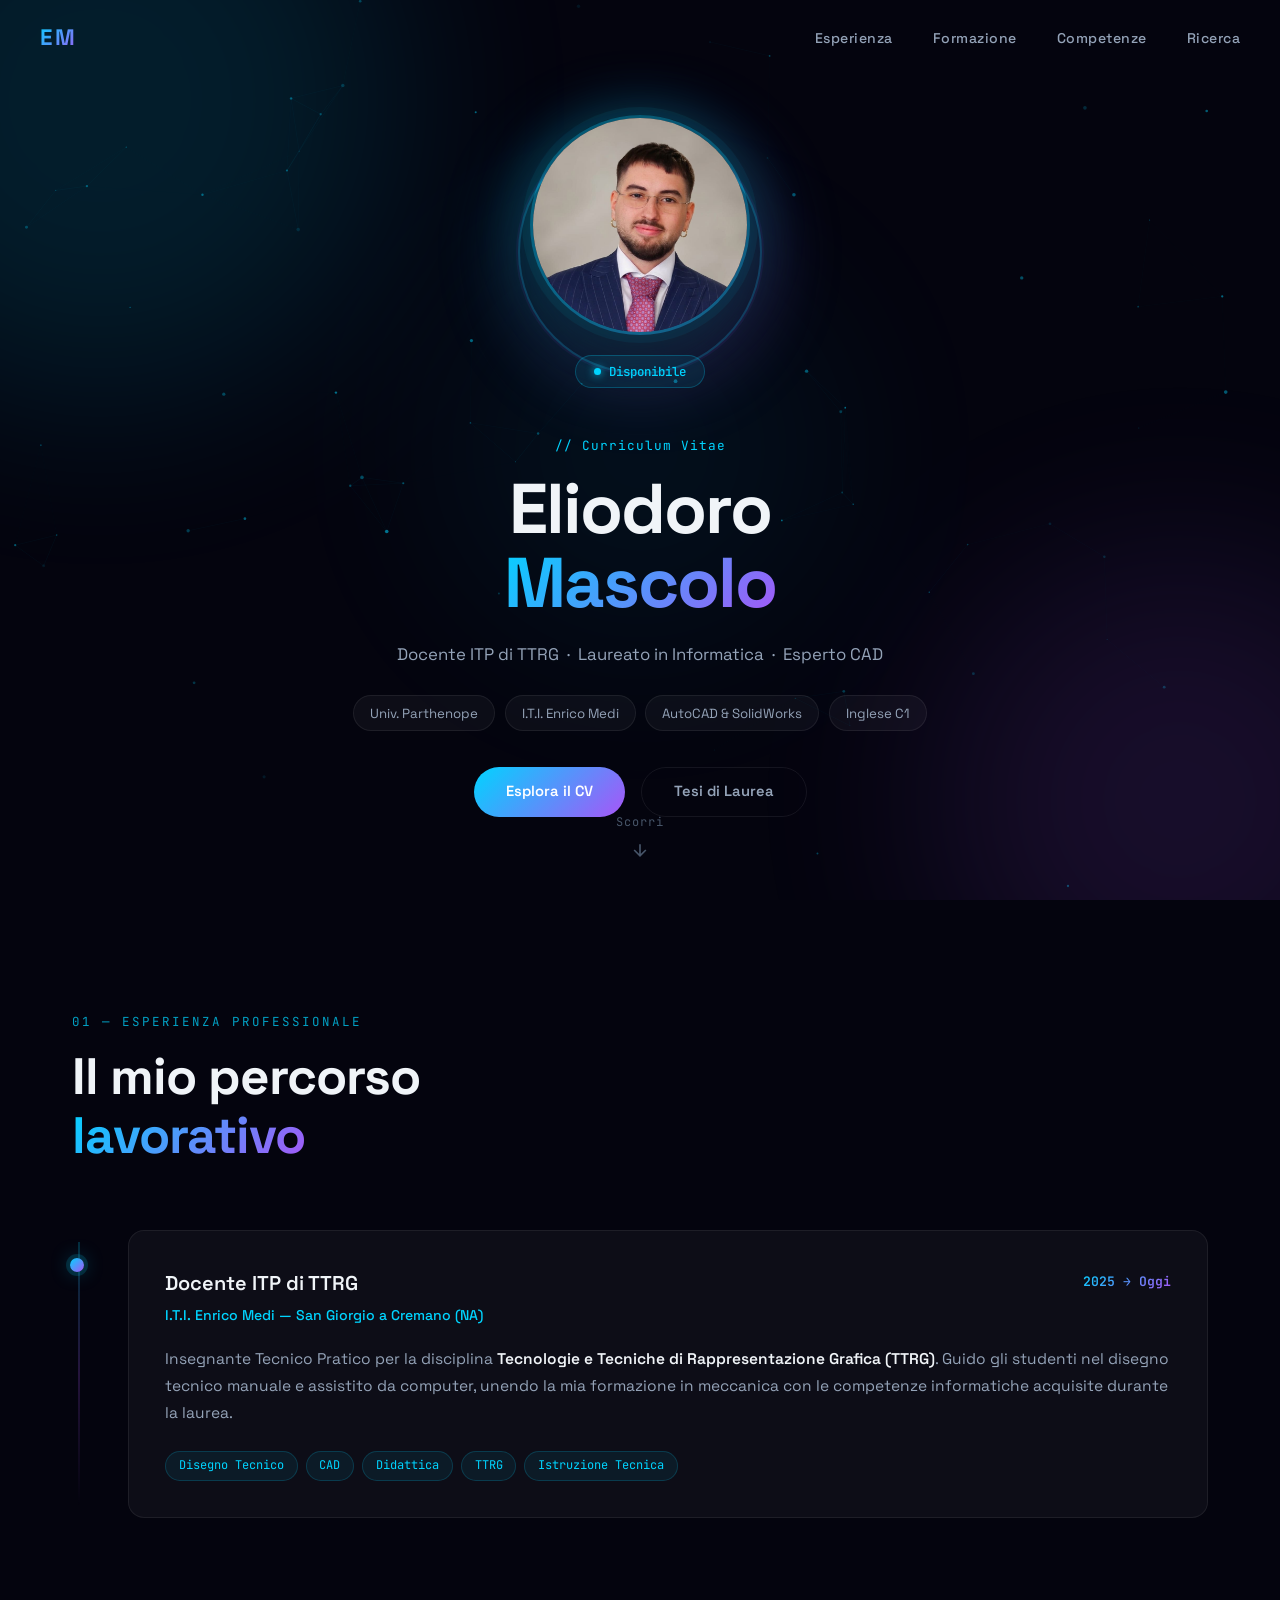
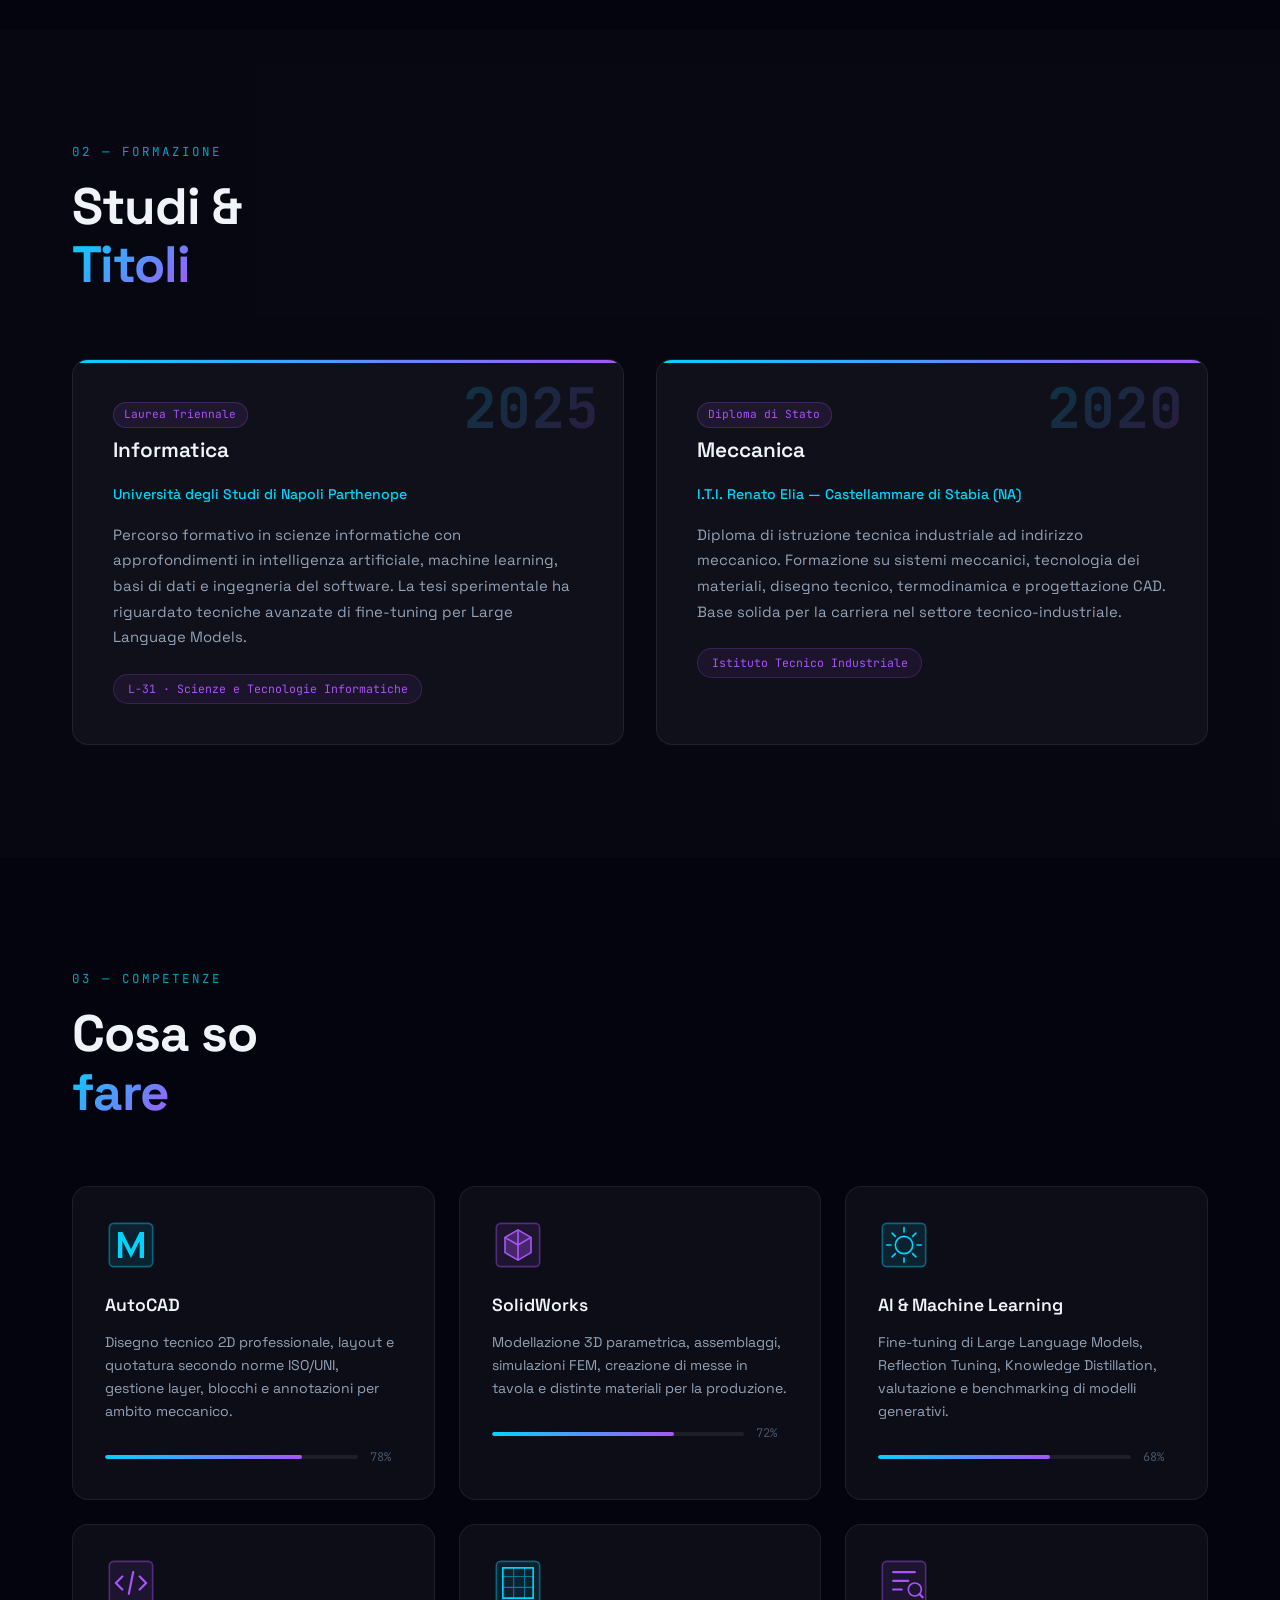
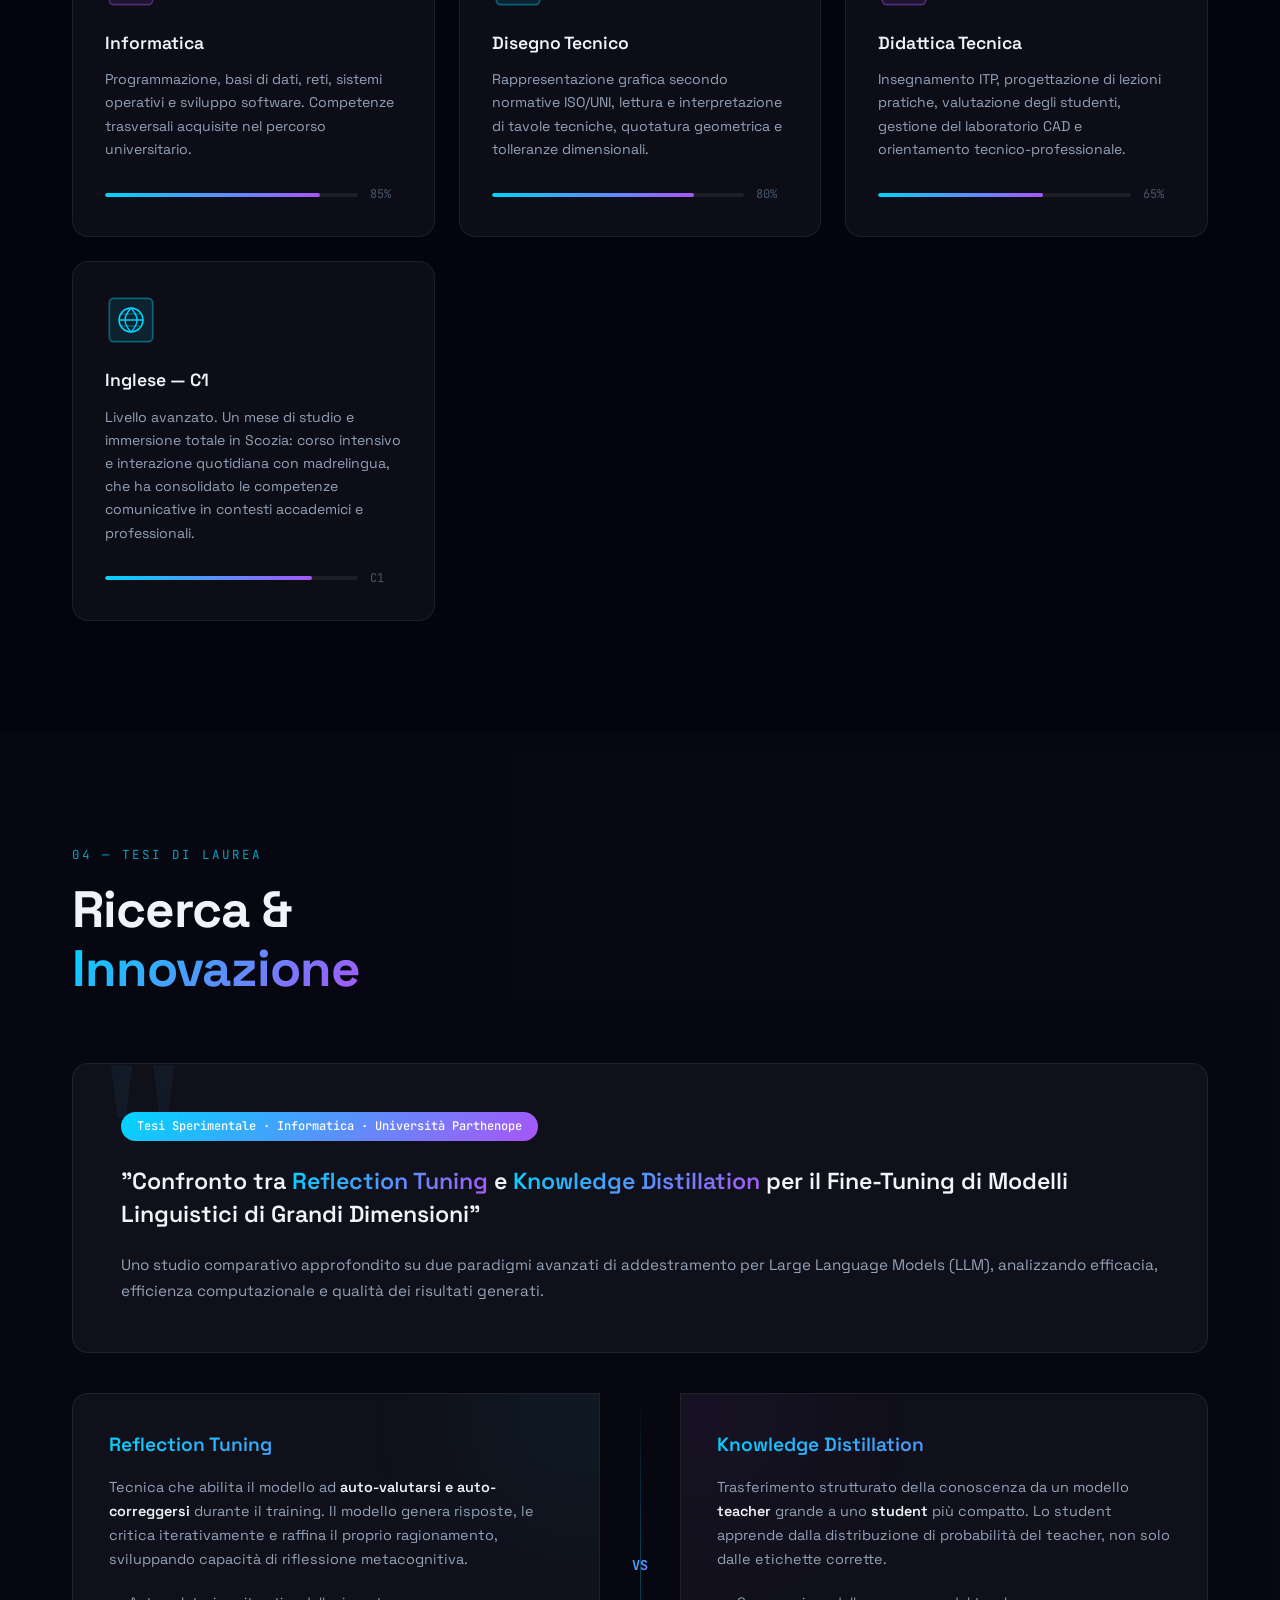
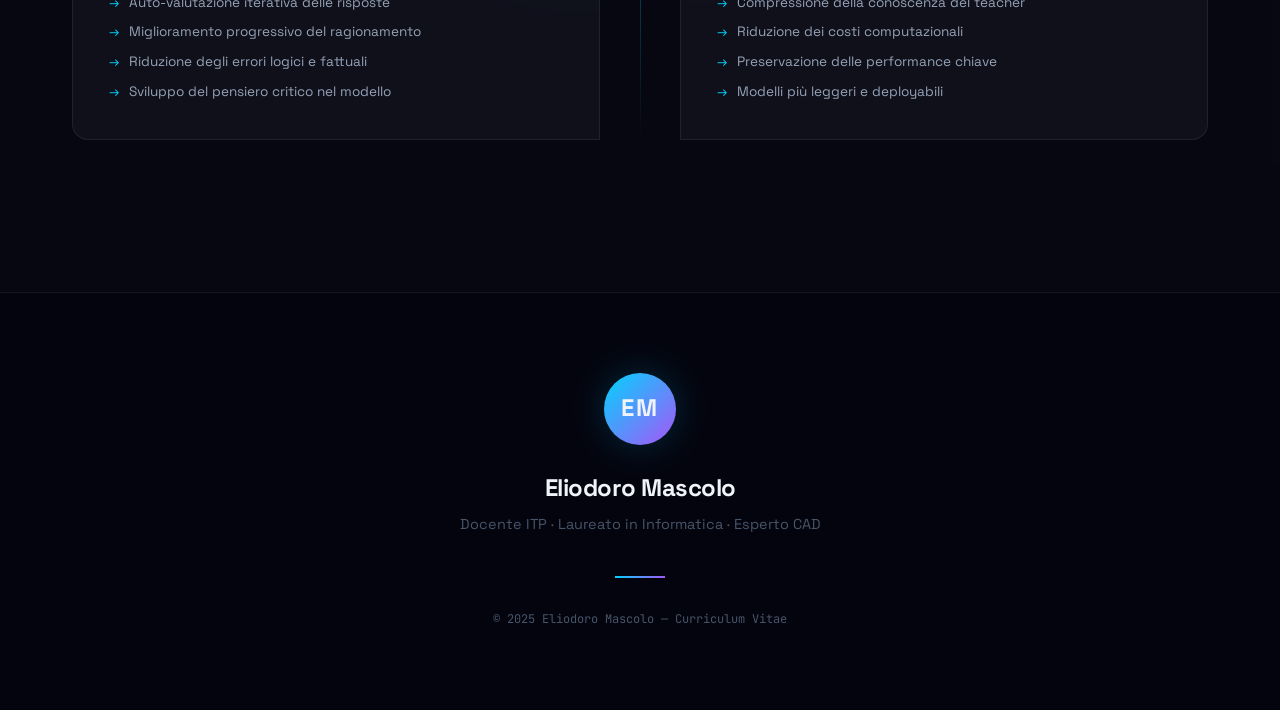
<file: index.html>
<!DOCTYPE html>
<html lang="it">
<head>
  <meta charset="UTF-8">
  <meta name="viewport" content="width=device-width, initial-scale=1.0">
  <title>Eliodoro Mascolo — Curriculum Vitae</title>
  <meta name="description" content="Curriculum Vitae di Eliodoro Mascolo — Docente ITP, Laureato in Informatica, Esperto CAD">
  <link rel="stylesheet" href="style.css">
  <link rel="preconnect" href="https://fonts.googleapis.com">
  <link rel="preconnect" href="https://fonts.gstatic.com" crossorigin>
  <link href="https://fonts.googleapis.com/css2?family=Space+Grotesk:wght@300;400;500;600;700&family=JetBrains+Mono:wght@400;500;600&display=swap" rel="stylesheet">
</head>
<body>

  <canvas id="bg-canvas"></canvas>
  <div class="blobs">
    <div class="blob blob-1"></div>
    <div class="blob blob-2"></div>
    <div class="blob blob-3"></div>
  </div>

  <!-- NAV -->
  <nav id="nav">
    <div class="nav-inner">
      <a href="#hero" class="nav-logo">EM</a>
      <div class="nav-links" id="navLinks">
        <a href="#experience">Esperienza</a>
        <a href="#education">Formazione</a>
        <a href="#skills">Competenze</a>
        <a href="#thesis">Ricerca</a>
      </div>
      <button class="nav-toggle" id="navToggle" aria-label="Menu">
        <span></span><span></span><span></span>
      </button>
    </div>
  </nav>

  <!-- HERO -->
  <section id="hero">
    <div class="hero-grid">
      <div class="hero-image-wrap fade-in-up" style="--delay:0.1s">
        <div class="pfp-ring"></div>
        <div class="pfp-ring pfp-ring-2"></div>
        <img src="pfp.jpeg" alt="Eliodoro Mascolo" class="pfp">
        <div class="available-badge">
          <span class="dot"></span> Disponibile
        </div>
      </div>

      <div class="hero-info">
        <p class="hero-tag fade-in-up" style="--delay:0.2s">// Curriculum Vitae</p>
        <h1 class="fade-in-up" style="--delay:0.3s">
          Eliodoro<br><em>Mascolo</em>
        </h1>
        <p class="hero-sub fade-in-up" style="--delay:0.4s">
          Docente ITP di TTRG &nbsp;·&nbsp; Laureato in Informatica &nbsp;·&nbsp; Esperto CAD
        </p>
        <div class="hero-chips fade-in-up" style="--delay:0.5s">
          <span>Univ. Parthenope</span>
          <span>I.T.I. Enrico Medi</span>
          <span>AutoCAD & SolidWorks</span>
          <span>Inglese C1</span>
        </div>
        <div class="hero-cta fade-in-up" style="--delay:0.6s">
          <a href="#experience" class="btn">Esplora il CV</a>
          <a href="#thesis" class="btn btn-ghost">Tesi di Laurea</a>
        </div>
      </div>
    </div>

    <div class="scroll-down">
      <span>Scorri</span>
      <svg viewBox="0 0 24 24" fill="none" stroke="currentColor" stroke-width="2">
        <path d="M12 5v14M5 12l7 7 7-7"/>
      </svg>
    </div>
  </section>

  <!-- EXPERIENCE -->
  <section id="experience" class="section">
    <div class="section-inner">
      <p class="section-label">01 — Esperienza Professionale</p>
      <h2 class="section-title">Il mio percorso<br><span>lavorativo</span></h2>

      <div class="timeline">
        <div class="timeline-track"></div>

        <article class="timeline-item reveal">
          <div class="tl-dot"></div>
          <div class="tl-card">
            <div class="tl-card-header">
              <div class="tl-meta">
                <h3>Docente ITP di TTRG</h3>
                <p class="tl-org">I.T.I. Enrico Medi — San Giorgio a Cremano (NA)</p>
              </div>
              <div class="tl-date">2025 → Oggi</div>
            </div>
            <p class="tl-desc">
              Insegnante Tecnico Pratico per la disciplina <strong>Tecnologie e Tecniche di Rappresentazione Grafica (TTRG)</strong>.
              Guido gli studenti nel disegno tecnico manuale e assistito da computer, unendo la mia formazione in meccanica
              con le competenze informatiche acquisite durante la laurea.
            </p>
            <div class="tl-tags">
              <span>Disegno Tecnico</span>
              <span>CAD</span>
              <span>Didattica</span>
              <span>TTRG</span>
              <span>Istruzione Tecnica</span>
            </div>
          </div>
        </article>
      </div>
    </div>
  </section>

  <!-- EDUCATION -->
  <section id="education" class="section section-alt">
    <div class="section-inner">
      <p class="section-label">02 — Formazione</p>
      <h2 class="section-title">Studi &amp;<br><span>Titoli</span></h2>

      <div class="edu-grid">
        <div class="edu-card reveal">
          <div class="edu-year-bg">2025</div>
          <div class="edu-top">
            <div>
              <div class="edu-badge-small">Laurea Triennale</div>
              <h3>Informatica</h3>
            </div>
          </div>
          <p class="edu-org">Università degli Studi di Napoli Parthenope</p>
          <p class="edu-desc">
            Percorso formativo in scienze informatiche con approfondimenti in intelligenza artificiale,
            machine learning, basi di dati e ingegneria del software. La tesi sperimentale ha riguardato
            tecniche avanzate di fine-tuning per Large Language Models.
          </p>
          <div class="edu-chip">L-31 · Scienze e Tecnologie Informatiche</div>
        </div>

        <div class="edu-card reveal" style="--reveal-delay:0.15s">
          <div class="edu-year-bg">2020</div>
          <div class="edu-top">
            <div>
              <div class="edu-badge-small">Diploma di Stato</div>
              <h3>Meccanica</h3>
            </div>
          </div>
          <p class="edu-org">I.T.I. Renato Elia — Castellammare di Stabia (NA)</p>
          <p class="edu-desc">
            Diploma di istruzione tecnica industriale ad indirizzo meccanico. Formazione su sistemi meccanici,
            tecnologia dei materiali, disegno tecnico, termodinamica e progettazione CAD. Base solida
            per la carriera nel settore tecnico-industriale.
          </p>
          <div class="edu-chip">Istituto Tecnico Industriale</div>
        </div>
      </div>
    </div>
  </section>

  <!-- SKILLS -->
  <section id="skills" class="section">
    <div class="section-inner">
      <p class="section-label">03 — Competenze</p>
      <h2 class="section-title">Cosa so<br><span>fare</span></h2>

      <div class="skills-grid">
        <div class="skill-card reveal">
          <div class="skill-icon-wrap">
            <svg viewBox="0 0 48 48" fill="none">
              <rect x="4" y="4" width="40" height="40" rx="4" fill="rgba(0,212,255,0.1)" stroke="rgba(0,212,255,0.4)" stroke-width="1.5"/>
              <path d="M12 36V12h4l8 16 8-16h4v24h-4V20l-8 16-8-16v16z" fill="#00d4ff"/>
            </svg>
          </div>
          <h3>AutoCAD</h3>
          <p>Disegno tecnico 2D professionale, layout e quotatura secondo norme ISO/UNI, gestione layer, blocchi e annotazioni per ambito meccanico.</p>
          <div class="skill-bar-wrap">
            <div class="skill-bar"><div class="skill-fill" data-pct="78"></div></div>
            <span>78%</span>
          </div>
        </div>

        <div class="skill-card reveal" style="--reveal-delay:0.1s">
          <div class="skill-icon-wrap">
            <svg viewBox="0 0 48 48" fill="none">
              <rect x="4" y="4" width="40" height="40" rx="4" fill="rgba(168,85,247,0.1)" stroke="rgba(168,85,247,0.4)" stroke-width="1.5"/>
              <path d="M24 10l12 7v14l-12 7-12-7V17z" fill="rgba(168,85,247,0.3)" stroke="#a855f7" stroke-width="1.5"/>
              <path d="M24 10v28M12 17l12 7 12-7" stroke="#a855f7" stroke-width="1.5"/>
            </svg>
          </div>
          <h3>SolidWorks</h3>
          <p>Modellazione 3D parametrica, assemblaggi, simulazioni FEM, creazione di messe in tavola e distinte materiali per la produzione.</p>
          <div class="skill-bar-wrap">
            <div class="skill-bar"><div class="skill-fill" data-pct="72"></div></div>
            <span>72%</span>
          </div>
        </div>

        <div class="skill-card reveal" style="--reveal-delay:0.2s">
          <div class="skill-icon-wrap">
            <svg viewBox="0 0 48 48" fill="none">
              <rect x="4" y="4" width="40" height="40" rx="4" fill="rgba(0,212,255,0.1)" stroke="rgba(0,212,255,0.4)" stroke-width="1.5"/>
              <circle cx="24" cy="24" r="8" stroke="#00d4ff" stroke-width="1.5"/>
              <path d="M24 8v4M24 36v4M8 24h4M36 24h4M13 13l3 3M32 32l3 3M35 13l-3 3M16 32l-3 3" stroke="#00d4ff" stroke-width="1.5" stroke-linecap="round"/>
            </svg>
          </div>
          <h3>AI &amp; Machine Learning</h3>
          <p>Fine-tuning di Large Language Models, Reflection Tuning, Knowledge Distillation, valutazione e benchmarking di modelli generativi.</p>
          <div class="skill-bar-wrap">
            <div class="skill-bar"><div class="skill-fill" data-pct="68"></div></div>
            <span>68%</span>
          </div>
        </div>

        <div class="skill-card reveal" style="--reveal-delay:0.3s">
          <div class="skill-icon-wrap">
            <svg viewBox="0 0 48 48" fill="none">
              <rect x="4" y="4" width="40" height="40" rx="4" fill="rgba(168,85,247,0.1)" stroke="rgba(168,85,247,0.4)" stroke-width="1.5"/>
              <path d="M16 18l-6 6 6 6M32 18l6 6-6 6M26 14l-4 20" stroke="#a855f7" stroke-width="2" stroke-linecap="round" stroke-linejoin="round"/>
            </svg>
          </div>
          <h3>Informatica</h3>
          <p>Programmazione, basi di dati, reti, sistemi operativi e sviluppo software. Competenze trasversali acquisite nel percorso universitario.</p>
          <div class="skill-bar-wrap">
            <div class="skill-bar"><div class="skill-fill" data-pct="85"></div></div>
            <span>85%</span>
          </div>
        </div>

        <div class="skill-card reveal" style="--reveal-delay:0.1s">
          <div class="skill-icon-wrap">
            <svg viewBox="0 0 48 48" fill="none">
              <rect x="4" y="4" width="40" height="40" rx="4" fill="rgba(0,212,255,0.1)" stroke="rgba(0,212,255,0.4)" stroke-width="1.5"/>
              <path d="M10 38V10h28v28H10z" stroke="#00d4ff" stroke-width="1.5"/>
              <path d="M10 18h28M10 28h28M20 10v28M30 10v28" stroke="#00d4ff" stroke-width="1" opacity="0.5"/>
            </svg>
          </div>
          <h3>Disegno Tecnico</h3>
          <p>Rappresentazione grafica secondo normative ISO/UNI, lettura e interpretazione di tavole tecniche, quotatura geometrica e tolleranze dimensionali.</p>
          <div class="skill-bar-wrap">
            <div class="skill-bar"><div class="skill-fill" data-pct="80"></div></div>
            <span>80%</span>
          </div>
        </div>

        <div class="skill-card reveal" style="--reveal-delay:0.2s">
          <div class="skill-icon-wrap">
            <svg viewBox="0 0 48 48" fill="none">
              <rect x="4" y="4" width="40" height="40" rx="4" fill="rgba(168,85,247,0.1)" stroke="rgba(168,85,247,0.4)" stroke-width="1.5"/>
              <path d="M14 14h20M14 22h14M14 30h8" stroke="#a855f7" stroke-width="2" stroke-linecap="round"/>
              <circle cx="34" cy="30" r="6" stroke="#a855f7" stroke-width="1.5"/>
              <path d="M38.2 34.2l3 3" stroke="#a855f7" stroke-width="2" stroke-linecap="round"/>
            </svg>
          </div>
          <h3>Didattica Tecnica</h3>
          <p>Insegnamento ITP, progettazione di lezioni pratiche, valutazione degli studenti, gestione del laboratorio CAD e orientamento tecnico-professionale.</p>
          <div class="skill-bar-wrap">
            <div class="skill-bar"><div class="skill-fill" data-pct="65"></div></div>
            <span>65%</span>
          </div>
        </div>

        <div class="skill-card reveal" style="--reveal-delay:0.3s">
          <div class="skill-icon-wrap">
            <svg viewBox="0 0 48 48" fill="none">
              <rect x="4" y="4" width="40" height="40" rx="4" fill="rgba(0,212,255,0.1)" stroke="rgba(0,212,255,0.4)" stroke-width="1.5"/>
              <circle cx="24" cy="24" r="11" stroke="#00d4ff" stroke-width="1.5"/>
              <path d="M24 13c-3.5 4-5.5 6.5-5.5 11s2 7.5 5.5 11M24 13c3.5 4 5.5 6.5 5.5 11s-2 7.5-5.5 11M13 24h22" stroke="#00d4ff" stroke-width="1.2" stroke-linecap="round"/>
              <path d="M15.5 18.5h17M15.5 29.5h17" stroke="#00d4ff" stroke-width="1" opacity="0.5"/>
            </svg>
          </div>
          <h3>Inglese — C1</h3>
          <p>Livello avanzato. Un mese di studio e immersione totale in Scozia: corso intensivo e interazione quotidiana con madrelingua, che ha consolidato le competenze comunicative in contesti accademici e professionali.</p>
          <div class="skill-bar-wrap">
            <div class="skill-bar"><div class="skill-fill" data-pct="82"></div></div>
            <span>C1</span>
          </div>
        </div>
      </div>
    </div>
  </section>

  <!-- THESIS -->
  <section id="thesis" class="section section-alt">
    <div class="section-inner">
      <p class="section-label">04 — Tesi di Laurea</p>
      <h2 class="section-title">Ricerca &amp;<br><span>Innovazione</span></h2>

      <div class="thesis-quote reveal">
        <div class="tq-badge">Tesi Sperimentale · Informatica · Università Parthenope</div>
        <blockquote>
          "Confronto tra <em>Reflection Tuning</em> e <em>Knowledge Distillation</em>
          per il Fine-Tuning di Modelli Linguistici di Grandi Dimensioni"
        </blockquote>
        <p class="tq-sub">
          Uno studio comparativo approfondito su due paradigmi avanzati di addestramento per Large Language Models (LLM),
          analizzando efficacia, efficienza computazionale e qualità dei risultati generati.
        </p>
      </div>

      <div class="compare-wrap reveal">
        <div class="compare-card compare-left">
          <div class="cc-glow cc-glow-cyan"></div>
          <h4>Reflection Tuning</h4>
          <p>Tecnica che abilita il modello ad <strong>auto-valutarsi e auto-correggersi</strong> durante il training. Il modello genera risposte, le critica iterativamente e raffina il proprio ragionamento, sviluppando capacità di riflessione metacognitiva.</p>
          <ul>
            <li>Auto-valutazione iterativa delle risposte</li>
            <li>Miglioramento progressivo del ragionamento</li>
            <li>Riduzione degli errori logici e fattuali</li>
            <li>Sviluppo del pensiero critico nel modello</li>
          </ul>
        </div>

        <div class="compare-center">
          <div class="compare-vs">VS</div>
          <div class="compare-line"></div>
        </div>

        <div class="compare-card compare-right">
          <div class="cc-glow cc-glow-purple"></div>
          <h4>Knowledge Distillation</h4>
          <p>Trasferimento strutturato della conoscenza da un modello <strong>teacher</strong> grande a uno <strong>student</strong> più compatto. Lo student apprende dalla distribuzione di probabilità del teacher, non solo dalle etichette corrette.</p>
          <ul>
            <li>Compressione della conoscenza del teacher</li>
            <li>Riduzione dei costi computazionali</li>
            <li>Preservazione delle performance chiave</li>
            <li>Modelli più leggeri e deployabili</li>
          </ul>
        </div>
      </div>

    </div>
  </section>

  <!-- FOOTER -->
  <footer>
    <div class="footer-inner">
      <div class="footer-avatar">EM</div>
      <h2 class="footer-name">Eliodoro Mascolo</h2>
      <p class="footer-role">Docente ITP · Laureato in Informatica · Esperto CAD</p>
      <div class="footer-divider"></div>
      <p class="footer-copy">© 2025 Eliodoro Mascolo — Curriculum Vitae</p>
    </div>
  </footer>

  <script src="script.js"></script>
</body>
</html>
</file>
<file: style.css>
/* ================================================
   VARIABLES & RESET
   ================================================ */
:root {
  --bg:          #04040e;
  --bg-2:        #070718;
  --card:        rgba(255,255,255,0.04);
  --card-hover:  rgba(255,255,255,0.07);
  --border:      rgba(255,255,255,0.07);
  --border-glow: rgba(0,212,255,0.35);
  --cyan:        #00d4ff;
  --purple:      #a855f7;
  --grad:        linear-gradient(135deg, #00d4ff, #a855f7);
  --grad-bg:     linear-gradient(135deg, rgba(0,212,255,0.07), rgba(168,85,247,0.07));
  --text:        #f0f4f8;
  --text-2:      #94a3b8;
  --text-3:      #475569;
  --shadow-lg:   0 30px 60px rgba(0,0,0,0.6);
  --r:           16px;
  --r-sm:        8px;
  --ease:        cubic-bezier(0.4, 0, 0.2, 1);
}

*, *::before, *::after { box-sizing: border-box; margin: 0; padding: 0; }
html { scroll-behavior: smooth; font-size: 16px; }

body {
  font-family: 'Space Grotesk', system-ui, -apple-system, sans-serif;
  background: var(--bg);
  color: var(--text);
  overflow-x: hidden;
  line-height: 1.6;
}

a { text-decoration: none; color: inherit; }
ul { list-style: none; }
img { display: block; max-width: 100%; }
strong { color: var(--text); font-weight: 600; }

/* ================================================
   CANVAS + BLOBS
   ================================================ */
#bg-canvas {
  position: fixed;
  inset: 0;
  z-index: 0;
  pointer-events: none;
}

.blobs {
  position: fixed;
  inset: 0;
  z-index: 0;
  pointer-events: none;
  overflow: hidden;
}
.blob {
  position: absolute;
  border-radius: 50%;
  filter: blur(100px);
  opacity: 0.12;
  animation: blob-drift 20s ease-in-out infinite;
}
.blob-1 {
  width: 600px; height: 600px;
  background: var(--cyan);
  top: -200px; left: -200px;
  animation-duration: 25s;
}
.blob-2 {
  width: 500px; height: 500px;
  background: var(--purple);
  bottom: -150px; right: -150px;
  animation-duration: 30s;
  animation-delay: -10s;
}
.blob-3 {
  width: 400px; height: 400px;
  background: var(--cyan);
  top: 50%; left: 50%;
  transform: translate(-50%, -50%);
  animation-duration: 20s;
  animation-delay: -5s;
  opacity: 0.06;
}

@keyframes blob-drift {
  0%,100% { transform: translate(0, 0) scale(1); }
  33%      { transform: translate(60px, -40px) scale(1.05); }
  66%      { transform: translate(-40px, 60px) scale(0.95); }
}

/* ================================================
   NAVIGATION
   ================================================ */
#nav {
  position: fixed;
  top: 0; left: 0; right: 0;
  z-index: 200;
  padding: 1.25rem 2rem;
  transition: background 0.4s var(--ease), backdrop-filter 0.4s var(--ease), border-color 0.4s var(--ease);
  border-bottom: 1px solid transparent;
}
#nav.scrolled {
  background: rgba(4, 4, 14, 0.85);
  backdrop-filter: blur(24px);
  -webkit-backdrop-filter: blur(24px);
  border-bottom-color: var(--border);
}

.nav-inner {
  max-width: 1200px;
  margin: 0 auto;
  display: flex;
  align-items: center;
  justify-content: space-between;
}

.nav-logo {
  font-size: 1.4rem;
  font-weight: 700;
  letter-spacing: 3px;
  background: var(--grad);
  -webkit-background-clip: text;
  -webkit-text-fill-color: transparent;
  background-clip: text;
}

.nav-links {
  display: flex;
  align-items: center;
  gap: 2.5rem;
}
.nav-links a {
  font-size: 0.88rem;
  font-weight: 500;
  color: var(--text-2);
  letter-spacing: 0.5px;
  transition: color 0.25s;
  position: relative;
}
.nav-links a::after {
  content: '';
  position: absolute;
  bottom: -4px; left: 0; right: 0;
  height: 1px;
  background: var(--grad);
  transform: scaleX(0);
  transition: transform 0.25s var(--ease);
  transform-origin: left;
}
.nav-links a:hover { color: var(--text); }
.nav-links a:hover::after { transform: scaleX(1); }

.nav-toggle {
  display: none;
  flex-direction: column;
  gap: 5px;
  background: none;
  border: none;
  cursor: pointer;
  padding: 4px;
  z-index: 210;
}
.nav-toggle span {
  display: block;
  width: 24px; height: 2px;
  background: var(--text-2);
  border-radius: 2px;
  transition: transform 0.3s var(--ease), opacity 0.3s;
}
.nav-toggle.open span:nth-child(1) { transform: translateY(7px) rotate(45deg); }
.nav-toggle.open span:nth-child(2) { opacity: 0; }
.nav-toggle.open span:nth-child(3) { transform: translateY(-7px) rotate(-45deg); }

/* ================================================
   HERO
   ================================================ */
#hero {
  position: relative;
  z-index: 1;
  min-height: 100vh;
  display: flex;
  flex-direction: column;
  align-items: center;
  justify-content: center;
  padding: 7rem 2rem 5rem;
}

.hero-grid {
  max-width: 720px;
  width: 100%;
  display: flex;
  flex-direction: column;
  align-items: center;
  gap: 3rem;
  text-align: center;
}

.hero-info { text-align: center; }

/* Profile picture */
.hero-image-wrap {
  position: relative;
  display: flex;
  flex-direction: column;
  align-items: center;
  gap: 1.25rem;
}

.pfp-ring {
  position: absolute;
  top: 50%; left: 50%;
  width: 270px; height: 270px;
  border-radius: 50%;
  background: var(--grad);
  opacity: 0.25;
  filter: blur(35px);
  animation: ring-pulse 4s ease-in-out infinite;
  transform: translate(-50%, -50%);
}
.pfp-ring-2 {
  width: 240px; height: 240px;
  background: none;
  filter: none;
  box-shadow: 0 0 0 2px rgba(0,212,255,0.3), 0 0 0 4px rgba(168,85,247,0.1);
  animation: ring-rotate 8s linear infinite;
  opacity: 0.8;
}

@keyframes ring-pulse {
  0%,100% { transform: translate(-50%, -50%) scale(1); opacity: 0.2; }
  50%      { transform: translate(-50%, -50%) scale(1.1); opacity: 0.35; }
}
@keyframes ring-rotate {
  from { transform: translate(-50%, -50%) rotate(0deg); }
  to   { transform: translate(-50%, -50%) rotate(360deg); }
}

.pfp {
  position: relative;
  width: 220px; height: 220px;
  border-radius: 50%;
  object-fit: cover;
  object-position: center center;
  z-index: 2;
  border: 3px solid rgba(0,212,255,0.35);
  box-shadow:
    0 0 0 8px rgba(0,212,255,0.06),
    0 0 60px rgba(0,212,255,0.2),
    var(--shadow-lg);
}

.available-badge {
  position: relative;
  z-index: 2;
  display: flex;
  align-items: center;
  gap: 0.5rem;
  background: rgba(0,212,255,0.08);
  border: 1px solid rgba(0,212,255,0.25);
  color: var(--cyan);
  font-family: 'JetBrains Mono', monospace;
  font-size: 0.78rem;
  font-weight: 500;
  padding: 0.35rem 1.1rem;
  border-radius: 100px;
}
.dot {
  width: 7px; height: 7px;
  border-radius: 50%;
  background: var(--cyan);
  box-shadow: 0 0 8px var(--cyan);
  animation: dot-blink 2s ease-in-out infinite;
}
@keyframes dot-blink {
  0%,100% { opacity: 1; }
  50%      { opacity: 0.3; }
}

/* Hero text */
.hero-tag {
  display: block;
  font-family: 'JetBrains Mono', monospace;
  font-size: 0.8rem;
  color: var(--cyan);
  opacity: 0.75;
  margin-bottom: 1rem;
  letter-spacing: 1px;
}

.hero-info h1 {
  font-size: clamp(3rem, 5.5vw, 5.5rem);
  font-weight: 700;
  line-height: 1.05;
  letter-spacing: -2px;
  margin-bottom: 1.25rem;
}
.hero-info h1 em {
  font-style: normal;
  background: var(--grad);
  -webkit-background-clip: text;
  -webkit-text-fill-color: transparent;
  background-clip: text;
}

.hero-sub {
  font-size: 1.05rem;
  color: var(--text-2);
  margin-bottom: 1.75rem;
}

.hero-chips {
  display: flex;
  flex-wrap: wrap;
  gap: 0.6rem;
  margin-bottom: 2.25rem;
}
.hero-chips span {
  background: var(--card);
  border: 1px solid var(--border);
  color: var(--text-2);
  font-size: 0.83rem;
  padding: 0.4rem 1rem;
  border-radius: 100px;
  transition: border-color 0.25s, color 0.25s;
}
.hero-chips span:hover {
  border-color: rgba(0,212,255,0.3);
  color: var(--cyan);
}

.hero-chips { justify-content: center; }
.hero-cta { display: flex; gap: 1rem; flex-wrap: wrap; justify-content: center; }

/* Buttons */
.btn {
  display: inline-flex;
  align-items: center;
  padding: 0.75rem 2rem;
  border-radius: 100px;
  font-weight: 600;
  font-size: 0.92rem;
  transition: transform 0.25s var(--ease), box-shadow 0.25s var(--ease);
  background: var(--grad);
  color: #fff;
}
.btn:hover {
  transform: translateY(-3px);
  box-shadow: 0 16px 40px rgba(0,212,255,0.25), 0 4px 12px rgba(168,85,247,0.2);
}
.btn-ghost {
  background: transparent;
  border: 1px solid var(--border);
  color: var(--text-2);
}
.btn-ghost:hover {
  border-color: var(--border-glow);
  color: var(--cyan);
  box-shadow: none;
  transform: translateY(-3px);
}

/* Scroll indicator */
.scroll-down {
  position: absolute;
  bottom: 2.5rem;
  left: 50%;
  transform: translateX(-50%);
  display: flex;
  flex-direction: column;
  align-items: center;
  gap: 0.5rem;
  color: var(--text-3);
  font-size: 0.75rem;
  font-family: 'JetBrains Mono', monospace;
  letter-spacing: 1px;
  animation: fade-up-down 2.5s ease-in-out infinite;
}
.scroll-down svg {
  width: 20px; height: 20px;
}
@keyframes fade-up-down {
  0%,100% { transform: translateX(-50%) translateY(0); opacity: 0.4; }
  50%      { transform: translateX(-50%) translateY(8px); opacity: 0.9; }
}

/* ================================================
   FADE-IN ANIMATIONS (Hero)
   ================================================ */
.fade-in-up {
  opacity: 0;
  transform: translateY(30px);
  animation: fade-in-up 0.7s var(--ease) forwards;
  animation-delay: var(--delay, 0s);
}
@keyframes fade-in-up {
  to { opacity: 1; transform: translateY(0); }
}

/* ================================================
   SECTIONS — COMMON
   ================================================ */
.section {
  position: relative;
  z-index: 1;
  padding: 7rem 0;
}
.section-alt { background: rgba(255,255,255,0.015); }

.section-inner {
  max-width: 1200px;
  margin: 0 auto;
  padding: 0 2rem;
}

.section-label {
  font-family: 'JetBrains Mono', monospace;
  font-size: 0.78rem;
  color: var(--cyan);
  letter-spacing: 3px;
  text-transform: uppercase;
  margin-bottom: 1rem;
  opacity: 0.75;
}

.section-title {
  font-size: clamp(2rem, 4vw, 3.5rem);
  font-weight: 700;
  line-height: 1.15;
  letter-spacing: -1px;
  margin-bottom: 4rem;
}
.section-title span {
  background: var(--grad);
  -webkit-background-clip: text;
  -webkit-text-fill-color: transparent;
  background-clip: text;
}

/* ================================================
   REVEAL ON SCROLL
   ================================================ */
.reveal {
  opacity: 0;
  transform: translateY(40px);
  transition: opacity 0.7s var(--ease), transform 0.7s var(--ease);
  transition-delay: var(--reveal-delay, 0s);
}
.reveal.visible {
  opacity: 1;
  transform: translateY(0);
}

/* ================================================
   TIMELINE (Experience)
   ================================================ */
.timeline {
  position: relative;
  padding-left: 3.5rem;
}
.timeline-track {
  position: absolute;
  left: 6px;
  top: 12px;
  bottom: 12px;
  width: 2px;
  background: linear-gradient(to bottom, var(--cyan), var(--purple), transparent);
  opacity: 0.2;
}

.timeline-item { position: relative; }

.tl-dot {
  position: absolute;
  left: -3.6rem;
  top: 1.75rem;
  width: 14px; height: 14px;
  border-radius: 50%;
  background: var(--grad);
  box-shadow: 0 0 0 4px rgba(0,212,255,0.15), 0 0 20px rgba(0,212,255,0.4);
}

.tl-card {
  background: var(--card);
  border: 1px solid var(--border);
  border-radius: var(--r);
  padding: 2.25rem;
  transition: border-color 0.3s, transform 0.3s var(--ease), box-shadow 0.3s;
}
.tl-card:hover {
  border-color: rgba(0,212,255,0.25);
  transform: translateX(6px);
  box-shadow: 0 20px 50px rgba(0,0,0,0.3);
}

.tl-card-header {
  display: flex;
  align-items: flex-start;
  gap: 1.5rem;
  margin-bottom: 1.25rem;
  flex-wrap: wrap;
}
.tl-meta { flex: 1; min-width: 200px; }
.tl-meta h3 { font-size: 1.25rem; font-weight: 600; margin-bottom: 0.3rem; }
.tl-org { color: var(--cyan); font-size: 0.88rem; font-weight: 500; }

.tl-date {
  margin-left: auto;
  font-family: 'JetBrains Mono', monospace;
  font-size: 0.82rem;
  font-weight: 600;
  background: var(--grad);
  -webkit-background-clip: text;
  -webkit-text-fill-color: transparent;
  background-clip: text;
  white-space: nowrap;
  padding-top: 0.25rem;
}

.tl-desc {
  color: var(--text-2);
  line-height: 1.75;
  margin-bottom: 1.5rem;
  font-size: 0.97rem;
}

.tl-tags {
  display: flex;
  flex-wrap: wrap;
  gap: 0.5rem;
}
.tl-tags span {
  background: rgba(0,212,255,0.07);
  border: 1px solid rgba(0,212,255,0.18);
  color: var(--cyan);
  font-family: 'JetBrains Mono', monospace;
  font-size: 0.75rem;
  padding: 0.25rem 0.8rem;
  border-radius: 100px;
}

/* ================================================
   EDUCATION
   ================================================ */
.edu-grid {
  display: grid;
  grid-template-columns: repeat(auto-fit, minmax(340px, 1fr));
  gap: 2rem;
}

.edu-card {
  position: relative;
  overflow: hidden;
  background: var(--card);
  border: 1px solid var(--border);
  border-radius: var(--r);
  padding: 2.5rem;
  transition: border-color 0.3s, transform 0.3s var(--ease), box-shadow 0.3s;
}
.edu-card::before {
  content: '';
  position: absolute;
  top: 0; left: 0; right: 0;
  height: 3px;
  background: var(--grad);
}
.edu-card:hover {
  border-color: rgba(0,212,255,0.25);
  transform: translateY(-6px);
  box-shadow: var(--shadow-lg);
}

.edu-year-bg {
  position: absolute;
  top: 1.25rem; right: 1.5rem;
  font-family: 'JetBrains Mono', monospace;
  font-size: 3.5rem;
  font-weight: 700;
  background: var(--grad);
  -webkit-background-clip: text;
  -webkit-text-fill-color: transparent;
  background-clip: text;
  opacity: 0.18;
  line-height: 1;
  user-select: none;
}

.edu-top {
  display: flex;
  align-items: center;
  gap: 1.25rem;
  margin-bottom: 1rem;
}
.edu-badge-small {
  font-family: 'JetBrains Mono', monospace;
  font-size: 0.7rem;
  color: var(--purple);
  background: rgba(168,85,247,0.1);
  border: 1px solid rgba(168,85,247,0.25);
  padding: 0.2rem 0.65rem;
  border-radius: 100px;
  margin-bottom: 0.35rem;
  display: inline-block;
}
.edu-top h3 {
  font-size: 1.3rem;
  font-weight: 600;
}

.edu-org {
  color: var(--cyan);
  font-size: 0.88rem;
  font-weight: 500;
  margin-bottom: 1rem;
}
.edu-desc {
  color: var(--text-2);
  font-size: 0.93rem;
  line-height: 1.72;
  margin-bottom: 1.5rem;
}
.edu-chip {
  display: inline-block;
  font-family: 'JetBrains Mono', monospace;
  font-size: 0.72rem;
  color: var(--purple);
  background: rgba(168,85,247,0.08);
  border: 1px solid rgba(168,85,247,0.22);
  padding: 0.3rem 0.85rem;
  border-radius: 100px;
}

/* ================================================
   SKILLS
   ================================================ */
.skills-grid {
  display: grid;
  grid-template-columns: repeat(auto-fit, minmax(280px, 1fr));
  gap: 1.5rem;
}

.skill-card {
  background: var(--card);
  border: 1px solid var(--border);
  border-radius: var(--r);
  padding: 2rem;
  transition: border-color 0.3s, transform 0.3s var(--ease), box-shadow 0.3s;
}
.skill-card:hover {
  border-color: rgba(0,212,255,0.2);
  transform: translateY(-4px);
  box-shadow: 0 20px 40px rgba(0,0,0,0.3);
}

.skill-icon-wrap {
  width: 52px; height: 52px;
  margin-bottom: 1.25rem;
}
.skill-icon-wrap svg { width: 100%; height: 100%; }

.skill-card h3 {
  font-size: 1.1rem;
  font-weight: 600;
  margin-bottom: 0.7rem;
}
.skill-card p {
  color: var(--text-2);
  font-size: 0.88rem;
  line-height: 1.65;
  margin-bottom: 1.5rem;
}

.skill-bar-wrap {
  display: flex;
  align-items: center;
  gap: 0.75rem;
}
.skill-bar {
  flex: 1;
  height: 4px;
  background: rgba(255,255,255,0.07);
  border-radius: 100px;
  overflow: hidden;
}
.skill-fill {
  height: 100%;
  width: 0;
  background: var(--grad);
  border-radius: 100px;
  transition: width 1.4s cubic-bezier(0.4, 0, 0.2, 1);
}
.skill-bar-wrap span {
  font-family: 'JetBrains Mono', monospace;
  font-size: 0.75rem;
  color: var(--text-3);
  min-width: 32px;
}

/* ================================================
   THESIS
   ================================================ */
.thesis-quote {
  background: var(--card);
  border: 1px solid var(--border);
  border-radius: var(--r);
  padding: 3rem;
  margin-bottom: 2.5rem;
  position: relative;
  overflow: hidden;
}
.thesis-quote::before {
  content: '"';
  position: absolute;
  top: -2.5rem; left: 1.5rem;
  font-size: 14rem;
  font-family: Georgia, serif;
  line-height: 1;
  background: var(--grad);
  -webkit-background-clip: text;
  -webkit-text-fill-color: transparent;
  background-clip: text;
  opacity: 0.06;
  pointer-events: none;
  user-select: none;
}
.tq-badge {
  display: inline-block;
  font-family: 'JetBrains Mono', monospace;
  font-size: 0.75rem;
  font-weight: 500;
  background: var(--grad);
  color: #fff;
  padding: 0.3rem 1rem;
  border-radius: 100px;
  margin-bottom: 1.5rem;
}
.thesis-quote blockquote {
  font-size: clamp(1.1rem, 2.2vw, 1.45rem);
  font-weight: 600;
  line-height: 1.45;
  margin-bottom: 1.25rem;
}
.thesis-quote blockquote em {
  font-style: normal;
  background: var(--grad);
  -webkit-background-clip: text;
  -webkit-text-fill-color: transparent;
  background-clip: text;
}
.tq-sub {
  color: var(--text-2);
  font-size: 0.95rem;
  line-height: 1.7;
}

/* Compare */
.compare-wrap {
  display: grid;
  grid-template-columns: 1fr 80px 1fr;
  gap: 0;
  align-items: center;
  margin-bottom: 2.5rem;
}

.compare-card {
  background: var(--card);
  border: 1px solid var(--border);
  padding: 2.25rem;
  position: relative;
  overflow: hidden;
  transition: border-color 0.3s, box-shadow 0.3s;
}
.compare-left { border-radius: var(--r) 0 0 var(--r); }
.compare-right { border-radius: 0 var(--r) var(--r) 0; }
.compare-card:hover { border-color: rgba(0,212,255,0.25); box-shadow: 0 20px 50px rgba(0,0,0,0.3); }

.cc-glow {
  position: absolute;
  width: 200px; height: 200px;
  border-radius: 50%;
  filter: blur(80px);
  opacity: 0.08;
  pointer-events: none;
  top: -80px;
}
.cc-glow-cyan  { background: var(--cyan);   right: -80px; }
.cc-glow-purple { background: var(--purple); left: -80px; }

.compare-card h4 {
  font-size: 1.2rem;
  font-weight: 600;
  margin-bottom: 1rem;
  background: var(--grad);
  -webkit-background-clip: text;
  -webkit-text-fill-color: transparent;
  background-clip: text;
}
.compare-card p {
  color: var(--text-2);
  font-size: 0.9rem;
  line-height: 1.65;
  margin-bottom: 1.25rem;
}
.compare-card ul { display: flex; flex-direction: column; gap: 0.5rem; }
.compare-card li {
  color: var(--text-2);
  font-size: 0.85rem;
  display: flex;
  align-items: flex-start;
  gap: 0.6rem;
}
.compare-card li::before {
  content: '→';
  color: var(--cyan);
  font-size: 0.8rem;
  flex-shrink: 0;
  margin-top: 1px;
}

.compare-center {
  display: flex;
  flex-direction: column;
  align-items: center;
  gap: 0;
}
.compare-vs {
  font-family: 'JetBrains Mono', monospace;
  font-size: 0.85rem;
  font-weight: 700;
  background: var(--grad);
  -webkit-background-clip: text;
  -webkit-text-fill-color: transparent;
  background-clip: text;
  padding: 0.5rem;
  text-align: center;
  z-index: 1;
  background-color: var(--bg);
  position: relative;
}
.compare-line {
  position: absolute;
  top: 0; bottom: 0;
  left: 50%;
  width: 1px;
  background: linear-gradient(to bottom, transparent, rgba(0,212,255,0.3), transparent);
}


/* ================================================
   FOOTER
   ================================================ */
footer {
  position: relative;
  z-index: 1;
  padding: 5rem 2rem;
  border-top: 1px solid var(--border);
  text-align: center;
}
.footer-inner { max-width: 600px; margin: 0 auto; }

.footer-avatar {
  width: 72px; height: 72px;
  border-radius: 50%;
  background: var(--grad);
  display: flex;
  align-items: center;
  justify-content: center;
  font-size: 1.5rem;
  font-weight: 700;
  letter-spacing: 2px;
  margin: 0 auto 1.5rem;
  box-shadow: 0 0 40px rgba(0,212,255,0.2);
}

.footer-name {
  font-size: 1.5rem;
  font-weight: 700;
  margin-bottom: 0.4rem;
  letter-spacing: -0.5px;
}
.footer-role {
  color: var(--text-3);
  font-size: 0.9rem;
  margin-bottom: 2.5rem;
}
.footer-divider {
  width: 50px; height: 2px;
  background: var(--grad);
  margin: 0 auto 2rem;
}
.footer-copy {
  font-family: 'JetBrains Mono', monospace;
  font-size: 0.75rem;
  color: var(--text-3);
}

/* ================================================
   RESPONSIVE
   ================================================ */
@media (max-width: 900px) {
  .compare-wrap {
    grid-template-columns: 1fr;
    gap: 1rem;
  }
  .compare-left, .compare-right { border-radius: var(--r); }
  .compare-center { display: none; }
}

@media (max-width: 768px) {
  .nav-links {
    display: none;
    position: fixed;
    inset: 0;
    background: rgba(4, 4, 14, 0.97);
    backdrop-filter: blur(20px);
    flex-direction: column;
    align-items: center;
    justify-content: center;
    gap: 2.5rem;
    z-index: 205;
  }
  .nav-links.open { display: flex; }
  .nav-links.open a { font-size: 1.4rem; }
  .nav-toggle { display: flex; }

  .tl-card-header { flex-direction: column; gap: 0.75rem; }
  .tl-date { margin-left: 0; }
  .edu-grid { grid-template-columns: 1fr; }
  .skills-grid { grid-template-columns: 1fr; }
}

@media (max-width: 480px) {
  #hero { padding: 6rem 1.25rem 4rem; }
  .section-inner { padding: 0 1.25rem; }
  .tl-card { padding: 1.5rem; }
  .edu-card { padding: 1.75rem; }
  .thesis-quote { padding: 2rem; }
  .pfp { width: 180px; height: 180px; }
}
</file>
